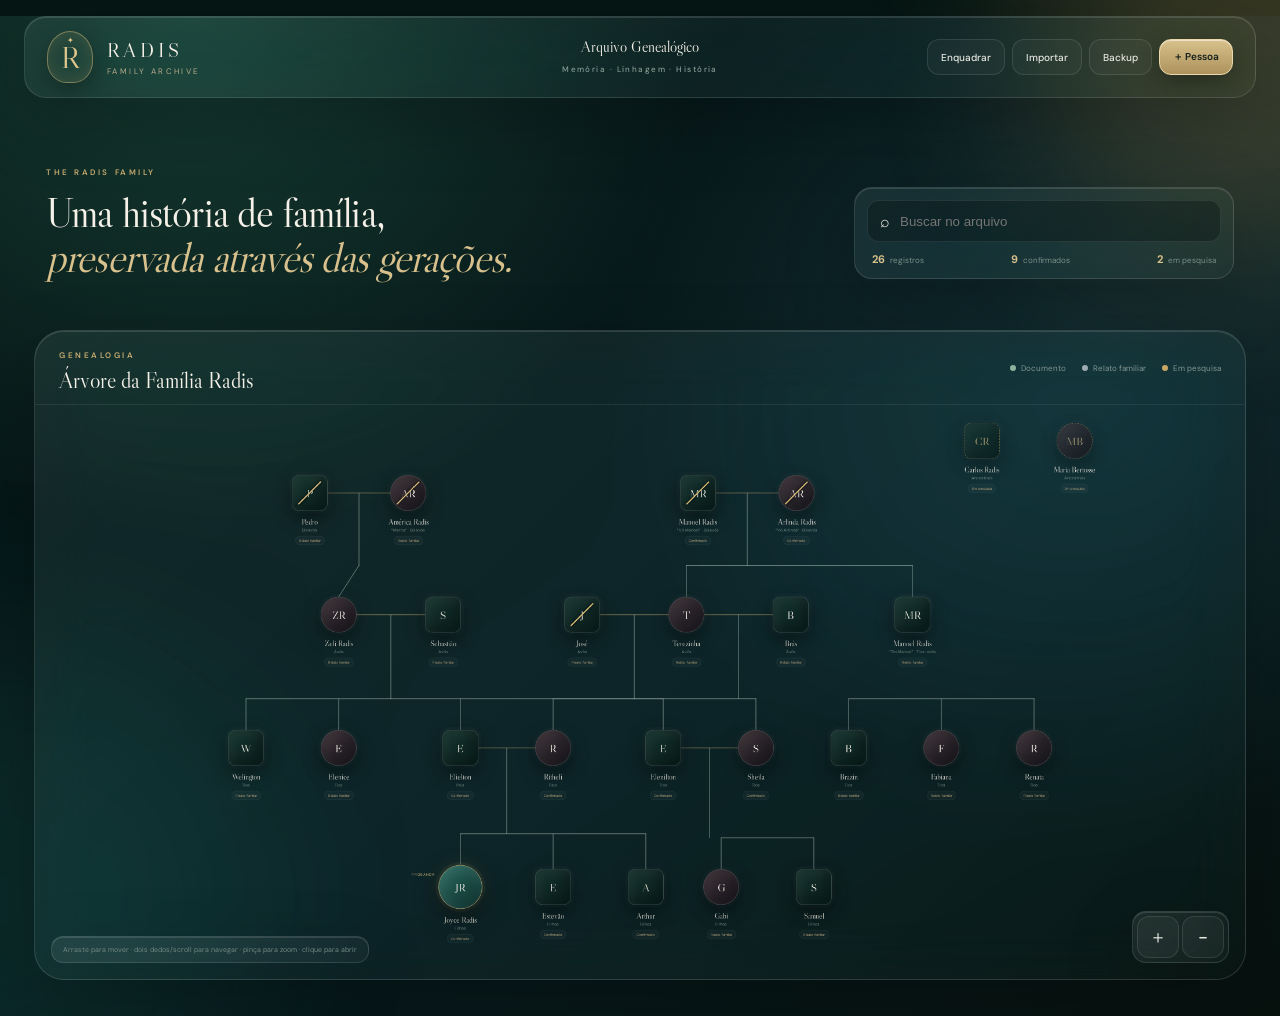
<file: index.html>
<!doctype html><html lang="pt-BR"><head><meta charset="utf-8"><meta name="viewport" content="width=device-width,initial-scale=1"><meta name="theme-color" content="#0b2b26"><meta name="apple-mobile-web-app-capable" content="yes"><meta name="apple-mobile-web-app-title" content="Radis"><title>Radis — Arquivo Genealógico</title><link rel="icon" href="favicon.svg" type="image/svg+xml"><link rel="apple-touch-icon" href="favicon.svg"><link rel="stylesheet" href="style.css"><link rel="stylesheet" href="interaction.css"></head><body><div class="ambient a1"></div><div class="ambient a2"></div><header class="glass topbar"><div class="brand"><div class="crest"><span>R</span><i>✦</i></div><div><b>RADIS</b><small>FAMILY ARCHIVE</small></div></div><div class="title"><span>Arquivo Genealógico</span><strong>Memória · Linhagem · História</strong></div><div class="actions"><button id="fit">Enquadrar</button><button id="importBtn">Importar</button><button id="export">Backup</button><button class="primary" id="add">＋ Pessoa</button><input id="importFile" type="file" accept="application/json" hidden></div></header><main><section class="hero"><div><span class="kicker">THE RADIS FAMILY</span><h1>Uma história de família,<br><em>preservada através das gerações.</em></h1></div><div class="hero-tools glass"><label class="search">⌕<input id="search" placeholder="Buscar no arquivo"></label><div class="microstats"><span><b id="count">0</b> registros</span><span><b id="confirmed">0</b> confirmados</span><span><b id="pending">0</b> em pesquisa</span></div></div></section><section class="archive glass"><div class="archive-head"><div><span class="kicker">GENEALOGIA</span><h2>Árvore da Família Radis</h2></div><div class="legend"><span><i class="dot documented"></i>Documento</span><span><i class="dot family"></i>Relato familiar</span><span><i class="dot q"></i>Em pesquisa</span></div></div><div id="viewport"><div id="stage"><svg id="links"></svg><div id="nodes"></div></div><div class="zoom glass"><button id="zin" aria-label="Aumentar zoom">＋</button><button id="zout" aria-label="Diminuir zoom">−</button></div><div class="canvas-note glass">Arraste para mover · dois dedos/scroll para navegar · pinça para zoom · clique para abrir</div></div></section></main><dialog id="profile"><button class="close">×</button><div id="profileBody"></div></dialog><dialog id="editor"><button class="close">×</button><form id="personForm"><span class="kicker">NOVO REGISTRO</span><h2>Adicionar ao arquivo</h2><div class="grid"><label>Nome<input name="name" required></label><label>Sexo<select name="sex"><option value="F">Feminino</option><option value="M">Masculino</option></select></label><label>Nascimento<input name="birth" type="date"></label><label>Óbito<input name="death" type="date"></label><label>Condições / histórico<input name="conditions" placeholder="Hipertensão, câncer de mama…"></label><label>Estado da informação<select name="evidenceStatus"><option value="family-report">Relato familiar</option><option value="confirmed">Confirmado</option><option value="documented">Documento</option><option value="investigate">Em pesquisa</option></select></label><label class="wide">Fonte / evidência<input name="source" placeholder="Certidão, fotografia ou relato familiar"></label><label class="wide">Memórias e observações<textarea name="notes"></textarea></label></div><button class="primary" type="submit">Adicionar ao arquivo</button></form></dialog><script type="module" src="app.js"></script></body></html>
</file>
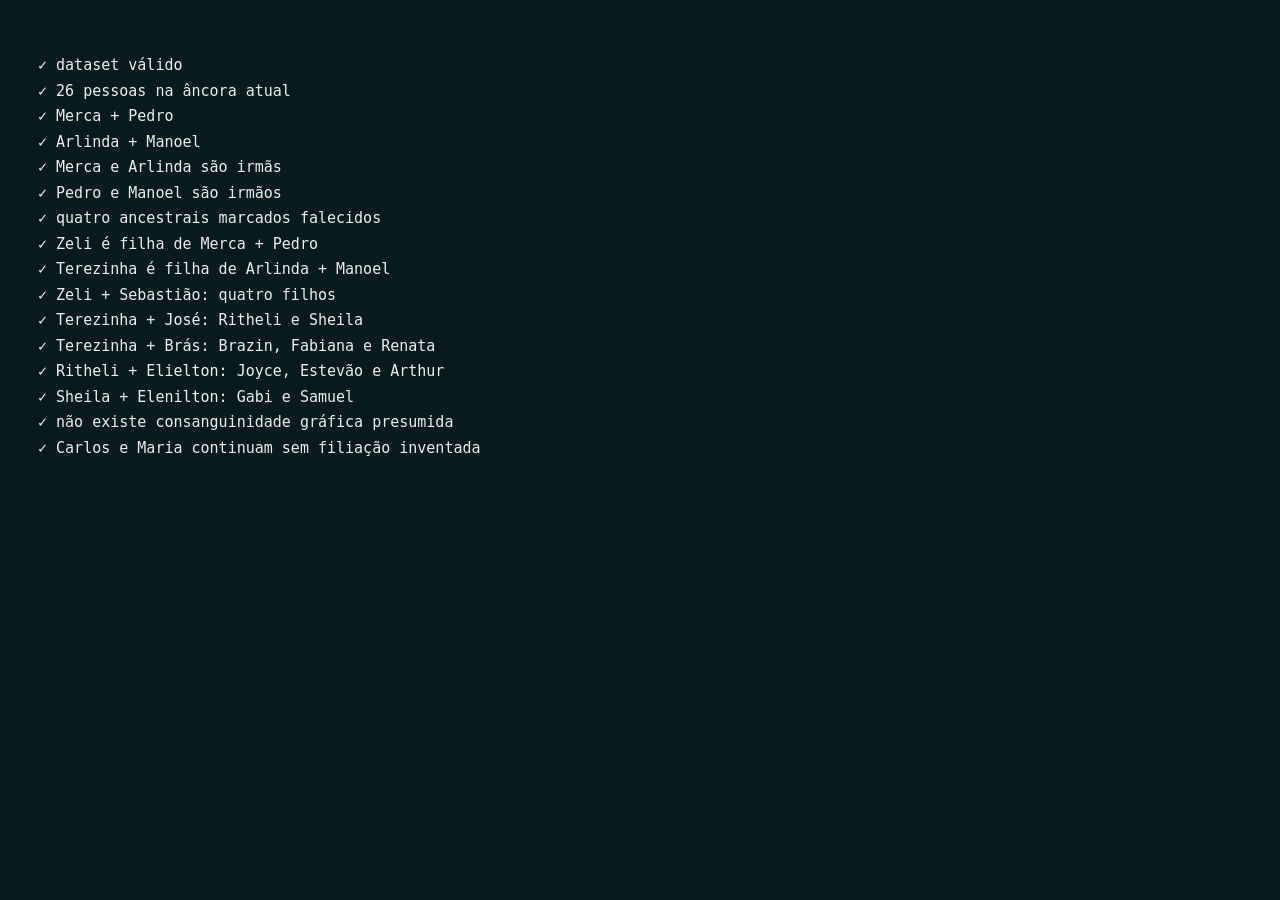
<file: tests.html>
<!doctype html><meta charset="utf-8"><title>Família Radis — auditoria</title><style>body{background:#071a1d;color:#eee;font:15px system-ui;padding:30px;line-height:1.7}</style><pre id="out"></pre><script type="module">import{people,relations,personById,validateData}from'./family-data.js';const out=[],ok=(x,m='falhou')=>{if(!x)throw Error(m)},t=(n,f)=>{try{f();out.push('✓ '+n)}catch(e){out.push('✗ '+n+' — '+e.message)}};const children=id=>relations.filter(r=>r.type==='parent'&&r.from===id).map(r=>r.to),partner=(a,b)=>relations.find(r=>r.type==='partner'&&[r.from,r.to].includes(a)&&[r.from,r.to].includes(b)),siblings=(a,b)=>relations.some(r=>r.type==='sibling'&&[r.from,r.to].includes(a)&&[r.from,r.to].includes(b));t('dataset válido',()=>ok(!validateData().length,validateData().join('; ')));t('26 pessoas na âncora atual',()=>ok(people.length===26,`há ${people.length}`));t('Merca + Pedro',()=>ok(partner('america','pedro')));t('Arlinda + Manoel',()=>ok(partner('arlinda','manoel-avo')));t('Merca e Arlinda são irmãs',()=>ok(siblings('america','arlinda')));t('Pedro e Manoel são irmãos',()=>ok(siblings('pedro','manoel-avo')));t('quatro ancestrais marcados falecidos',()=>['america','arlinda','pedro','manoel-avo'].forEach(id=>ok(personById(id)?.deceased,id)));t('Zeli é filha de Merca + Pedro',()=>['america','pedro'].forEach(id=>ok(children(id).includes('zeli'))));t('Terezinha é filha de Arlinda + Manoel',()=>['arlinda','manoel-avo'].forEach(id=>ok(children(id).includes('terezinha'))));t('Zeli + Sebastião: quatro filhos',()=>{ok(partner('zeli','sebastiao'));['elielton','elenilton','elenice','welington'].forEach(x=>{ok(children('zeli').includes(x));ok(children('sebastiao').includes(x))})});t('Terezinha + José: Ritheli e Sheila',()=>{ok(partner('terezinha','jose'));ok(personById('jose')?.deceased);['ritheli','sheila'].forEach(x=>{ok(children('terezinha').includes(x));ok(children('jose').includes(x))})});t('Terezinha + Brás: Brazin, Fabiana e Renata',()=>{ok(partner('terezinha','bras'));['brazin','fabiana','renata'].forEach(x=>{ok(children('terezinha').includes(x));ok(children('bras').includes(x))})});t('Ritheli + Elielton: Joyce, Estevão e Arthur',()=>{ok(partner('ritheli','elielton'));['joyce','estevao','arthur'].forEach(x=>{ok(children('ritheli').includes(x));ok(children('elielton').includes(x))})});t('Sheila + Elenilton: Gabi e Samuel',()=>{ok(partner('sheila','elenilton'));['gabi','samuel'].forEach(x=>{ok(children('sheila').includes(x));ok(children('elenilton').includes(x))})});t('não existe consanguinidade gráfica presumida',()=>ok(!relations.some(r=>r.consanguineous)));t('Carlos e Maria continuam sem filiação inventada',()=>['carlos','maria'].forEach(id=>{ok(personById(id)?.evidenceStatus==='investigate');ok(!relations.some(r=>r.type==='parent'&&(r.from===id||r.to===id)))}));document.querySelector('#out').textContent=out.join('\n');if(out.some(x=>x.startsWith('✗')))document.body.dataset.failed='true';</script>
</file>
<file: style.css>
@import url('https://fonts.googleapis.com/css2?family=DM+Sans:wght@400;500;600&family=Libre+Caslon+Display&display=swap');*{box-sizing:border-box}html,body{margin:0;min-height:100%;background:#061614;color:#f5f1e8;font-family:'DM Sans',sans-serif}body{overflow-x:hidden;background:radial-gradient(circle at 15% 0,#163b32 0,transparent 35%),radial-gradient(circle at 85% 35%,#122d32 0,transparent 38%),linear-gradient(145deg,#061614,#071a1d 60%,#07120f)}.ambient{position:fixed;border-radius:50%;filter:blur(90px);opacity:.3;pointer-events:none}.a1{width:420px;height:420px;background:#a88848;right:-180px;top:-170px}.a2{width:500px;height:500px;background:#164f49;left:-260px;bottom:-250px}.glass{background:linear-gradient(135deg,#ffffff12,#ffffff06);border:1px solid #ffffff1f;box-shadow:inset 0 1px 0 #ffffff20,0 24px 70px #00000038;backdrop-filter:blur(28px) saturate(135%);-webkit-backdrop-filter:blur(28px) saturate(135%)}.topbar{height:82px;margin:16px 24px;border-radius:22px;display:grid;grid-template-columns:1fr auto 1fr;align-items:center;padding:0 22px;position:relative;z-index:10}.brand{display:flex;align-items:center;gap:14px}.brand b{font-family:'Libre Caslon Display',serif;font-size:20px;letter-spacing:.2em;font-weight:400}.brand small{display:block;font-size:8px;letter-spacing:.3em;color:#b9ab8a;margin-top:4px}.crest{width:46px;height:52px;position:relative;display:grid;place-items:center;border:1px solid #d2b77888;border-radius:50% 50% 42% 42%;color:#ddc58e;font:30px 'Libre Caslon Display';box-shadow:inset 0 0 22px #d7bb7130,0 8px 25px #0005}.crest i{font-style:normal;font:8px sans-serif;position:absolute;top:4px}.title{text-align:center}.title span{display:block;font-family:'Libre Caslon Display';font-size:15px}.title strong{font-size:8px;letter-spacing:.18em;color:#879c95;font-weight:500}.actions{display:flex;justify-content:flex-end;gap:7px}button{border:1px solid #ffffff1b;background:#ffffff09;color:#e8e8e2;border-radius:12px;padding:10px 13px;font:500 10px 'DM Sans';cursor:pointer;transition:.2s;touch-action:manipulation}button:hover{transform:translateY(-1px);background:#ffffff14;box-shadow:0 8px 25px #0004}.primary{background:linear-gradient(180deg,#d8c18b,#ad925d);border-color:#ead8aa;color:#13201c;box-shadow:inset 0 1px #fff8,0 8px 24px #0005;font-weight:600}main{padding:20px 34px 36px}.hero{max-width:1500px;margin:0 auto 26px;display:flex;justify-content:space-between;align-items:end;padding:25px 12px}.kicker{font-size:8px;letter-spacing:.32em;color:#c8ad72;font-weight:600}.hero h1{font:42px/1.06 'Libre Caslon Display',serif;letter-spacing:-.02em;margin:10px 0 0;font-weight:400}.hero h1 em{color:#d8c18d}.hero-tools{width:380px;border-radius:18px;padding:12px}.search{height:42px;display:flex;align-items:center;gap:8px;background:#0209084a;border:1px solid #ffffff16;border-radius:12px;padding:0 12px}.search input{width:100%;border:0;outline:0;background:transparent;color:#fff}.microstats{display:flex;justify-content:space-between;padding:10px 5px 0;color:#799089;font-size:8px}.microstats b{color:#d8c18b;font-size:11px;margin-right:3px}.archive{max-width:1500px;height:calc(100vh - 250px);min-height:620px;margin:auto;border-radius:30px;overflow:hidden;position:relative}.archive-head{height:74px;display:flex;align-items:center;justify-content:space-between;padding:0 24px;border-bottom:1px solid #ffffff13}.archive-head h2{font:22px 'Libre Caslon Display';margin:4px 0 0}.legend{display:flex;gap:16px;color:#81958f;font-size:8px}.dot{display:inline-block;width:6px;height:6px;border-radius:50%;margin-right:5px}.documented{background:#8fb39c}.family{background:#9eacb2}.q{background:#c7a765}#viewport{height:calc(100% - 74px);position:relative;overflow:hidden;cursor:grab;background-image:radial-gradient(#ffffff0a .7px,transparent .7px);background-size:26px 26px;touch-action:none;overscroll-behavior:contain}#viewport:active{cursor:grabbing}#stage{position:absolute;width:1700px;height:1000px;transform-origin:0 0;will-change:transform}#links{position:absolute;inset:0;width:100%;height:100%;overflow:visible;pointer-events:none}.line{fill:none;stroke:#9bb0a8;stroke-width:1.25;opacity:.55}.line.partner{stroke:#c6aa71;stroke-width:1.4}.node{appearance:none;position:absolute;width:156px;padding:8px;border:0;background:transparent;transform:translate(-50%,-50%);text-align:center;cursor:pointer;color:inherit;font:inherit;box-shadow:none;min-height:112px}.node:hover{z-index:4;transform:translate(-50%,-53%) scale(1.035);background:transparent;box-shadow:none}.avatar{width:62px;height:62px;margin:auto;border-radius:50%;display:grid;place-items:center;position:relative;font:19px 'Libre Caslon Display';background:linear-gradient(145deg,#18372fbb,#0b211dcc);border:1px solid #ffffff25;box-shadow:inset -10px -10px 24px #0004,inset 8px 8px 20px #ffffff0d,0 12px 32px #0007,0 0 0 5px #ffffff06}.node.m .avatar{border-radius:13px}.node.f .avatar{background:linear-gradient(145deg,#493238bb,#251c25cc)}.node.pending .avatar{border:1px dashed #c7a76599;color:#cdb77f;opacity:.75}.node.deceased .avatar:after,.portrait-deceased:after{content:'';position:absolute;left:4%;top:49%;width:92%;height:1.5px;background:#dfc27d;transform:rotate(-45deg);box-shadow:0 0 4px #000}.node.focus .avatar{width:76px;height:76px;border-color:#d8bd7eaa;background:linear-gradient(145deg,#25685d,#102f2d);box-shadow:inset 8px 8px 25px #ffffff14,0 15px 40px #0008,0 0 35px #bda15c28,0 0 0 5px #d2b87813}.node.focus:before{content:'PROBANDA';display:block;position:absolute;left:-6px;top:20px;color:#d8bd7e;font-size:6px;letter-spacing:.16em}.node b{display:block;font:13px 'Libre Caslon Display';margin-top:10px}.node small{display:block;color:#758d86;font-size:7px;margin-top:2px}.badge{display:inline-block;margin-top:5px;border:1px solid #ffffff0d;background:#ffffff07;color:#a99874;padding:3px 6px;border-radius:999px;font-size:6px}.zoom{position:absolute;right:16px;bottom:16px;border-radius:14px;padding:4px;display:flex;gap:3px;z-index:6}.zoom button{width:42px;height:42px;padding:0;font-size:18px}.canvas-note{position:absolute;left:16px;bottom:16px;border-radius:12px;padding:8px 11px;color:#728983;font-size:7px}dialog{width:min(650px,92vw);border:1px solid #ffffff25;border-radius:26px;padding:30px;color:#eee9de;background:#0a1d1aee;box-shadow:inset 0 1px #ffffff20,0 40px 120px #000d;backdrop-filter:blur(35px)}dialog::backdrop{background:#020706aa;backdrop-filter:blur(10px)}.close{position:absolute;right:16px;top:16px}.portrait{width:76px;height:76px;border-radius:50%;display:grid;place-items:center;position:relative;background:#173a33;border:1px solid #d0b57488;color:#e2ca93;font:24px 'Libre Caslon Display'}.profileTop{display:flex;gap:18px;align-items:center}.profileTop h2,form h2{font:30px 'Libre Caslon Display';margin:3px 0}.profileTop p{color:#82968f;font-size:10px}.eyebrow{font-size:8px;letter-spacing:.25em;color:#c6aa71}.facts{margin:22px 0 16px;border-top:1px solid #ffffff12}.fact{display:flex;justify-content:space-between;align-items:center;padding:9px 0;border-bottom:1px solid #ffffff0d;font-size:10px}.fact>span{color:#748b84}.dossier,.grid{display:grid;gap:12px}.grid{grid-template-columns:1fr 1fr;margin:20px 0}.grid .wide{grid-column:1/-1}.dossier>label,.grid label{display:grid;gap:6px;color:#82958f;font-size:8px}.dossier input,.dossier select,.dossier textarea,.grid input,.grid select,.grid textarea,.fact input,.fact select{background:#ffffff08;border:1px solid #ffffff16;border-radius:10px;padding:10px;color:#eee;outline:none}.dossier textarea,.grid textarea{min-height:70px}.fact input,.fact select{width:55%}@media(max-width:850px){.topbar{height:auto;min-height:72px;grid-template-columns:1fr auto;margin:10px 12px;padding:10px 12px}.brand{gap:9px}.crest{width:38px;height:42px;font-size:24px}.brand b{font-size:16px}.brand small{font-size:6px}.title{display:none}.actions{gap:5px}.actions button:not(.primary){display:none}.primary{min-height:42px}main{padding:8px 10px 20px}.hero{display:block;padding:10px 4px;margin-bottom:12px}.hero h1{font-size:29px}.hero-tools{width:100%;margin-top:16px}.archive{height:calc(100dvh - 275px);min-height:480px;border-radius:22px}.legend{display:none}.archive-head{height:60px;padding:0 16px}.archive-head h2{font-size:19px}#viewport{height:calc(100% - 60px)}.canvas-note{display:none}.grid{grid-template-columns:1fr}.grid .wide{grid-column:auto}.node{width:172px;min-height:126px}.avatar{width:68px;height:68px}.zoom{right:10px;bottom:10px}dialog{padding:24px 18px;width:calc(100vw - 20px);max-height:90dvh;overflow:auto}.fact{gap:10px;align-items:flex-start;flex-direction:column}.fact input,.fact select{width:100%}}
</file>
<file: interaction.css>
#viewport,#stage,#nodes,.node,.node *{-webkit-user-select:none;user-select:none;-webkit-user-drag:none}#viewport{touch-action:none;overscroll-behavior:contain}.node{cursor:pointer}.node:hover{transform:translate(-50%,-50%);background:transparent;box-shadow:none}.node:hover .avatar{filter:brightness(1.08);box-shadow:inset -10px -10px 24px #0004,inset 8px 8px 20px #ffffff12,0 14px 34px #0008,0 0 0 5px #ffffff0a}.line{vector-effect:non-scaling-stroke;stroke-linecap:round;stroke-linejoin:round}.line.partner{stroke-dasharray:none}.line.descent,.line.sibship{stroke:#9bb0a8;opacity:.66}.node:focus-visible{outline:1px solid #d8bd7e;outline-offset:8px;border-radius:14px}
</file>
